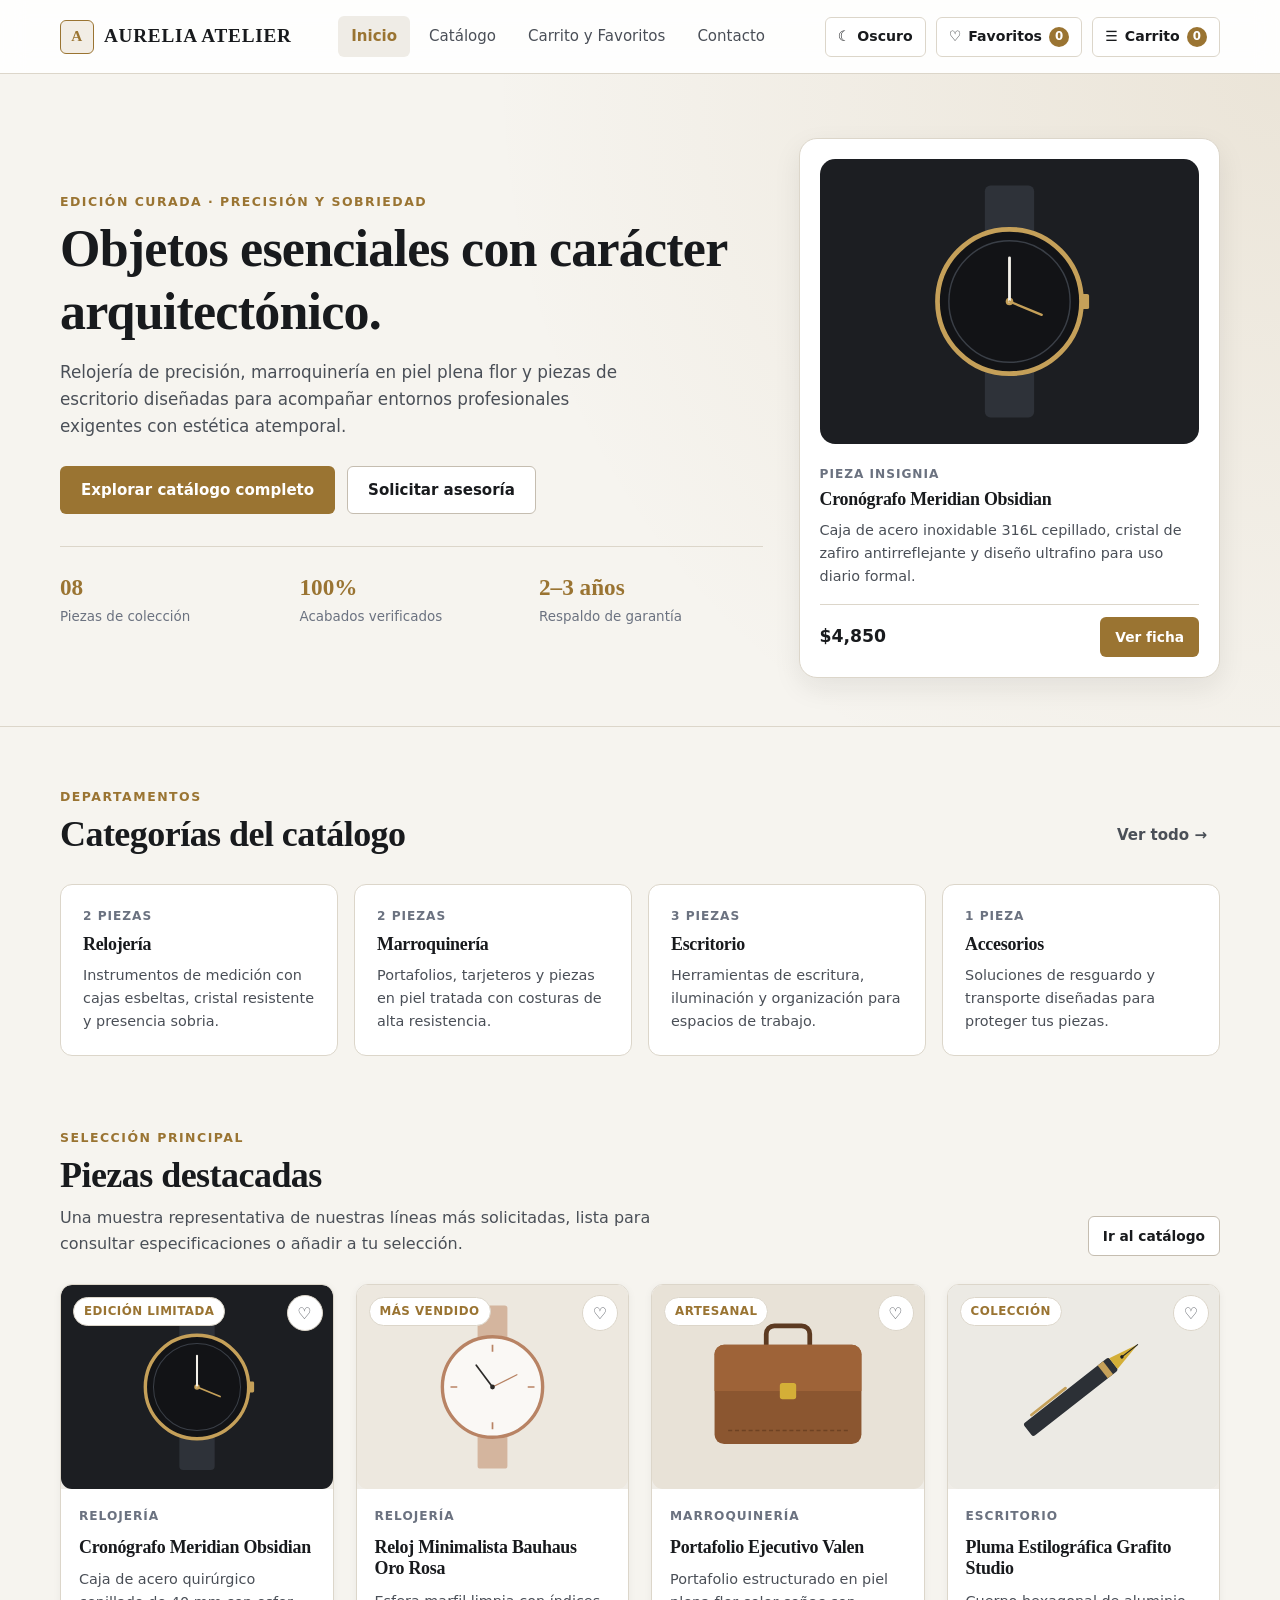
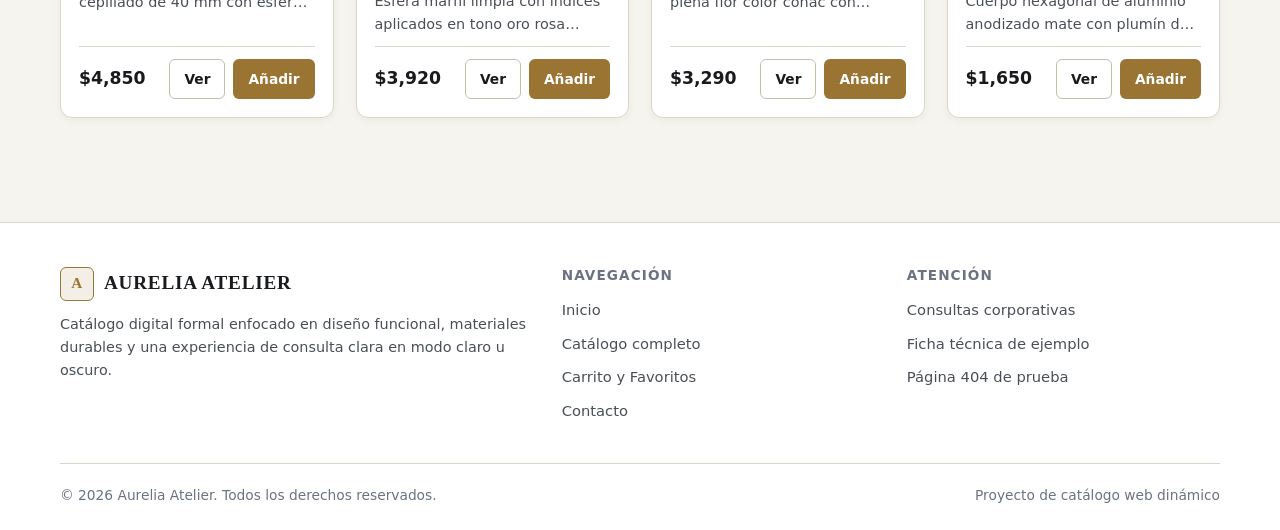
<file: index.html>
<!DOCTYPE html>
<html lang="es">
<head>
  <meta charset="UTF-8" />
  <meta name="viewport" content="width=device-width, initial-scale=1.0" />
  <title>Aurelia Atelier — Catálogo Ejecutivo y Colección</title>
  <meta name="theme-color" content="#9a7432" />
  <link rel="manifest" href="manifest.json" />
  <link rel="stylesheet" href="css/variables.css" />
  <link rel="stylesheet" href="css/base.css" />
  <link rel="stylesheet" href="css/components.css" />
  <link rel="stylesheet" href="css/pages.css" />
</head>
<body>
  <header class="site-header">
    <div class="container header-inner">
      <a href="index.html" class="brand">
        <span class="brand-mark" aria-hidden="true">A</span>
        <span>AURELIA ATELIER</span>
      </a>

      <nav class="nav-links" data-nav-links aria-label="Navegación principal">
        <a href="index.html" class="nav-link">Inicio</a>
        <a href="catalogo.html" class="nav-link">Catálogo</a>
        <a href="carrito.html" class="nav-link">Carrito y Favoritos</a>
        <a href="contacto.html" class="nav-link">Contacto</a>
      </nav>

      <div class="header-actions">
        <button type="button" class="icon-btn" data-theme-toggle aria-pressed="false">
          <span aria-hidden="true">☾</span>
          <span class="btn-label">Oscuro</span>
        </button>

        <a href="carrito.html" class="icon-btn" aria-label="Ver favoritos">
          <span aria-hidden="true">♡</span>
          <span class="btn-label">Favoritos</span>
          <span class="counter-pill" data-fav-count>0</span>
        </a>

        <a href="carrito.html" class="icon-btn" aria-label="Ver carrito de compras">
          <span aria-hidden="true">☰</span>
          <span class="btn-label">Carrito</span>
          <span class="counter-pill" data-cart-count>0</span>
        </a>

        <button
          type="button"
          class="menu-toggle"
          data-menu-toggle
          aria-expanded="false"
          aria-label="Abrir menú de navegación"
        >
          ≡
        </button>
      </div>
    </div>
  </header>

  <main>
    <section class="hero">
      <div class="container hero-grid">
        <div>
          <span class="section-eyebrow">Edición Curada · Precisión y Sobriedad</span>
          <h1 class="hero-title">Objetos esenciales con carácter arquitectónico.</h1>
          <p class="hero-copy">
            Relojería de precisión, marroquinería en piel plena flor y piezas de escritorio diseñadas
            para acompañar entornos profesionales exigentes con estética atemporal.
          </p>
          <div class="hero-cta">
            <a href="catalogo.html" class="btn btn-primary">Explorar catálogo completo</a>
            <a href="contacto.html" class="btn btn-secondary">Solicitar asesoría</a>
          </div>

          <div class="hero-metrics">
            <div>
              <div class="metric-value">08</div>
              <div class="metric-label">Piezas de colección</div>
            </div>
            <div>
              <div class="metric-value">100%</div>
              <div class="metric-label">Acabados verificados</div>
            </div>
            <div>
              <div class="metric-value">2–3 años</div>
              <div class="metric-label">Respaldo de garantía</div>
            </div>
          </div>
        </div>

        <aside class="hero-card" aria-label="Pieza destacada">
          <img src="img/p1.svg" alt="Cronógrafo Meridian Obsidian" />
          <span class="product-category">Pieza Insignia</span>
          <h2 class="product-title" style="margin-top: 4px;">Cronógrafo Meridian Obsidian</h2>
          <p class="product-desc" style="margin-top: 8px; -webkit-line-clamp: 3;">
            Caja de acero inoxidable 316L cepillado, cristal de zafiro antirreflejante y diseño
            ultrafino para uso diario formal.
          </p>
          <div class="product-footer" style="margin-top: 16px;">
            <span class="product-price price-tabular">$4,850</span>
            <a href="producto.html?id=rel-01" class="btn btn-primary btn-sm">Ver ficha</a>
          </div>
        </aside>
      </div>
    </section>

    <section class="section">
      <div class="container">
        <div class="section-header">
          <div>
            <span class="section-eyebrow">Departamentos</span>
            <h2 class="section-title">Categorías del catálogo</h2>
          </div>
          <a href="catalogo.html" class="btn btn-ghost">Ver todo →</a>
        </div>

        <div class="categories-grid" data-categories-grid></div>
      </div>
    </section>

    <section class="section" style="padding-top: 12px;">
      <div class="container">
        <div class="section-header">
          <div>
            <span class="section-eyebrow">Selección Principal</span>
            <h2 class="section-title">Piezas destacadas</h2>
            <p class="section-subtitle">
              Una muestra representativa de nuestras líneas más solicitadas, lista para consultar
              especificaciones o añadir a tu selección.
            </p>
          </div>
          <a href="catalogo.html" class="btn btn-secondary btn-sm">Ir al catálogo</a>
        </div>

        <div class="products-grid" data-featured-products></div>
      </div>
    </section>
  </main>

  <footer class="site-footer">
    <div class="container">
      <div class="footer-grid">
        <div>
          <a href="index.html" class="brand" style="margin-bottom: 12px;">
            <span class="brand-mark" aria-hidden="true">A</span>
            <span>AURELIA ATELIER</span>
          </a>
          <p class="product-desc" style="-webkit-line-clamp: 4;">
            Catálogo digital formal enfocado en diseño funcional, materiales durables y una
            experiencia de consulta clara en modo claro u oscuro.
          </p>
        </div>

        <div>
          <h3 class="footer-title">Navegación</h3>
          <ul class="footer-links">
            <li><a href="index.html">Inicio</a></li>
            <li><a href="catalogo.html">Catálogo completo</a></li>
            <li><a href="carrito.html">Carrito y Favoritos</a></li>
            <li><a href="contacto.html">Contacto</a></li>
          </ul>
        </div>

        <div>
          <h3 class="footer-title">Atención</h3>
          <ul class="footer-links">
            <li><a href="contacto.html">Consultas corporativas</a></li>
            <li><a href="producto.html?id=rel-01">Ficha técnica de ejemplo</a></li>
            <li><a href="404.html">Página 404 de prueba</a></li>
          </ul>
        </div>
      </div>

      <div class="footer-bottom">
        <span>© 2026 Aurelia Atelier. Todos los derechos reservados.</span>
        <span>Proyecto de catálogo web dinámico</span>
      </div>
    </div>
  </footer>

  <script type="module" src="js/inicio.js"></script>
</body>
</html>
</file>
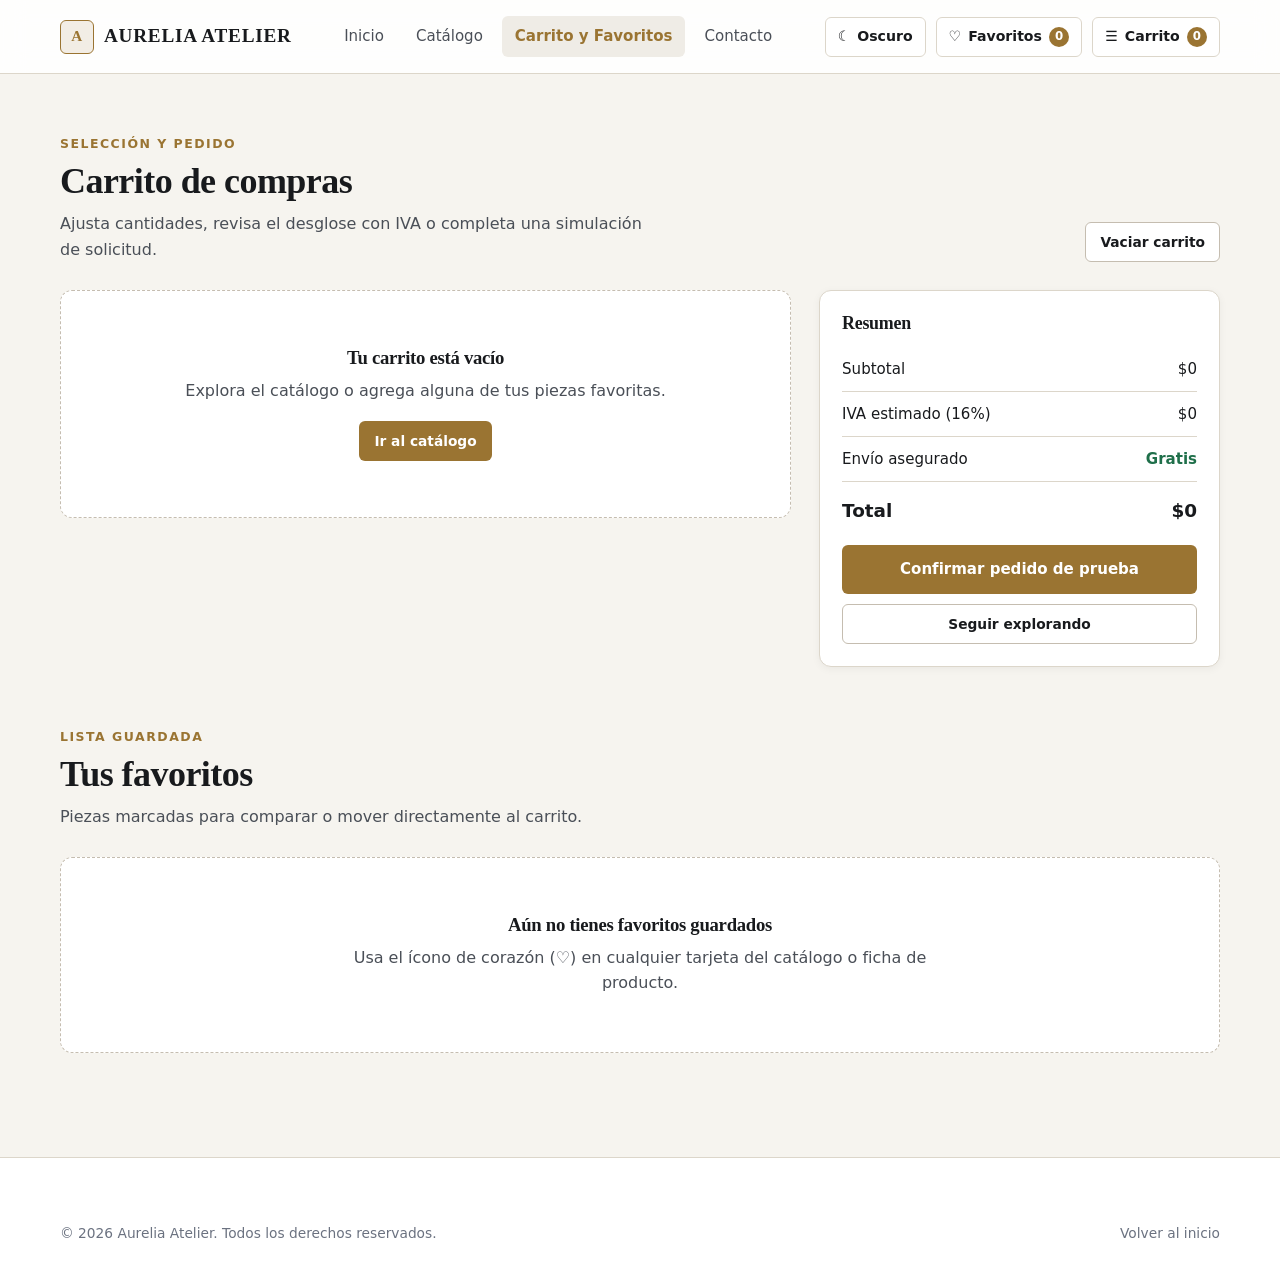
<file: carrito.html>
<!DOCTYPE html>
<html lang="es">
<head>
  <meta charset="UTF-8" />
  <meta name="viewport" content="width=device-width, initial-scale=1.0" />
  <title>Carrito y Favoritos — Aurelia Atelier</title>
  <meta name="theme-color" content="#9a7432" />
  <link rel="manifest" href="manifest.json" />
  <link rel="stylesheet" href="css/variables.css" />
  <link rel="stylesheet" href="css/base.css" />
  <link rel="stylesheet" href="css/components.css" />
  <link rel="stylesheet" href="css/pages.css" />
</head>
<body>
  <header class="site-header">
    <div class="container header-inner">
      <a href="index.html" class="brand">
        <span class="brand-mark" aria-hidden="true">A</span>
        <span>AURELIA ATELIER</span>
      </a>

      <nav class="nav-links" data-nav-links aria-label="Navegación principal">
        <a href="index.html" class="nav-link">Inicio</a>
        <a href="catalogo.html" class="nav-link">Catálogo</a>
        <a href="carrito.html" class="nav-link">Carrito y Favoritos</a>
        <a href="contacto.html" class="nav-link">Contacto</a>
      </nav>

      <div class="header-actions">
        <button type="button" class="icon-btn" data-theme-toggle aria-pressed="false">
          <span aria-hidden="true">☾</span>
          <span class="btn-label">Oscuro</span>
        </button>

        <a href="carrito.html" class="icon-btn" aria-label="Ver favoritos">
          <span aria-hidden="true">♡</span>
          <span class="btn-label">Favoritos</span>
          <span class="counter-pill" data-fav-count>0</span>
        </a>

        <a href="carrito.html" class="icon-btn" aria-label="Ver carrito de compras">
          <span aria-hidden="true">☰</span>
          <span class="btn-label">Carrito</span>
          <span class="counter-pill" data-cart-count>0</span>
        </a>

        <button
          type="button"
          class="menu-toggle"
          data-menu-toggle
          aria-expanded="false"
          aria-label="Abrir menú de navegación"
        >
          ≡
        </button>
      </div>
    </div>
  </header>

  <main class="section">
    <div class="container">
      <div class="section-header">
        <div>
          <span class="section-eyebrow">Selección y Pedido</span>
          <h1 class="section-title">Carrito de compras</h1>
          <p class="section-subtitle">
            Ajusta cantidades, revisa el desglose con IVA o completa una simulación de solicitud.
          </p>
        </div>
        <button type="button" class="btn btn-secondary btn-sm" data-clear-cart>
          Vaciar carrito
        </button>
      </div>

      <div class="cart-layout">
        <div class="cart-items" data-cart-items></div>

        <aside class="summary-card" aria-label="Resumen del pedido">
          <h2 class="product-title" style="margin-bottom: 12px;">Resumen</h2>
          <div class="summary-row">
            <span>Subtotal</span>
            <span class="price-tabular" data-cart-subtotal>$0</span>
          </div>
          <div class="summary-row">
            <span>IVA estimado (16%)</span>
            <span class="price-tabular" data-cart-tax>$0</span>
          </div>
          <div class="summary-row">
            <span>Envío asegurado</span>
            <span style="color: var(--success); font-weight: 600;">Gratis</span>
          </div>
          <div class="summary-total">
            <span>Total</span>
            <span class="price-tabular" data-cart-total>$0</span>
          </div>

          <button type="button" class="btn btn-primary" style="width: 100%; margin-top: 20px;" data-checkout-btn>
            Confirmar pedido de prueba
          </button>
          <a href="catalogo.html" class="btn btn-secondary btn-sm" style="width: 100%; margin-top: 10px;">
            Seguir explorando
          </a>

          <div data-checkout-message></div>
        </aside>
      </div>

      <section class="section" style="padding-bottom: 0;">
        <div class="section-header">
          <div>
            <span class="section-eyebrow">Lista Guardada</span>
            <h2 class="section-title">Tus favoritos</h2>
            <p class="section-subtitle">
              Piezas marcadas para comparar o mover directamente al carrito.
            </p>
          </div>
        </div>

        <div class="products-grid" data-favorites-grid></div>
      </section>
    </div>
  </main>

  <footer class="site-footer">
    <div class="container">
      <div class="footer-bottom">
        <span>© 2026 Aurelia Atelier. Todos los derechos reservados.</span>
        <a href="index.html">Volver al inicio</a>
      </div>
    </div>
  </footer>

  <script type="module" src="js/carrito.js"></script>
</body>
</html>
</file>
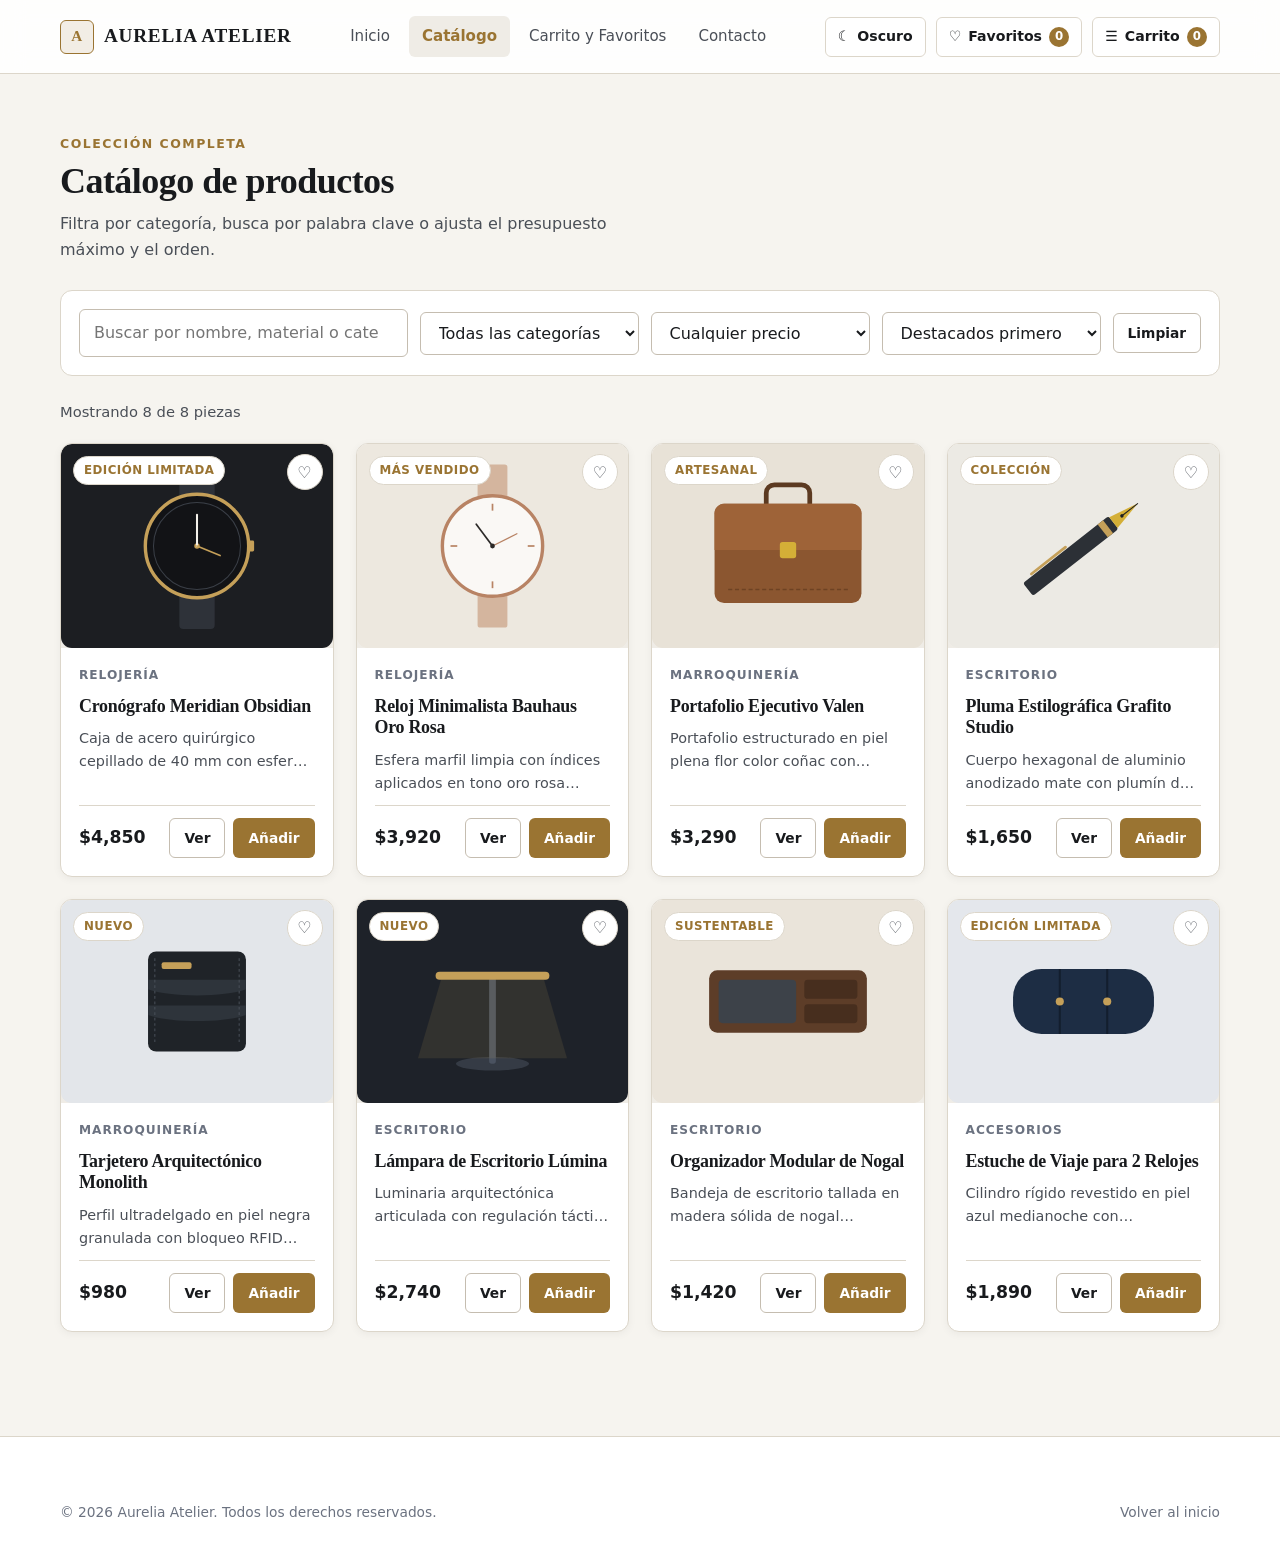
<file: catalogo.html>
<!DOCTYPE html>
<html lang="es">
<head>
  <meta charset="UTF-8" />
  <meta name="viewport" content="width=device-width, initial-scale=1.0" />
  <title>Catálogo — Aurelia Atelier</title>
  <meta name="theme-color" content="#9a7432" />
  <link rel="manifest" href="manifest.json" />
  <link rel="stylesheet" href="css/variables.css" />
  <link rel="stylesheet" href="css/base.css" />
  <link rel="stylesheet" href="css/components.css" />
  <link rel="stylesheet" href="css/pages.css" />
</head>
<body>
  <header class="site-header">
    <div class="container header-inner">
      <a href="index.html" class="brand">
        <span class="brand-mark" aria-hidden="true">A</span>
        <span>AURELIA ATELIER</span>
      </a>

      <nav class="nav-links" data-nav-links aria-label="Navegación principal">
        <a href="index.html" class="nav-link">Inicio</a>
        <a href="catalogo.html" class="nav-link">Catálogo</a>
        <a href="carrito.html" class="nav-link">Carrito y Favoritos</a>
        <a href="contacto.html" class="nav-link">Contacto</a>
      </nav>

      <div class="header-actions">
        <button type="button" class="icon-btn" data-theme-toggle aria-pressed="false">
          <span aria-hidden="true">☾</span>
          <span class="btn-label">Oscuro</span>
        </button>

        <a href="carrito.html" class="icon-btn" aria-label="Ver favoritos">
          <span aria-hidden="true">♡</span>
          <span class="btn-label">Favoritos</span>
          <span class="counter-pill" data-fav-count>0</span>
        </a>

        <a href="carrito.html" class="icon-btn" aria-label="Ver carrito de compras">
          <span aria-hidden="true">☰</span>
          <span class="btn-label">Carrito</span>
          <span class="counter-pill" data-cart-count>0</span>
        </a>

        <button
          type="button"
          class="menu-toggle"
          data-menu-toggle
          aria-expanded="false"
          aria-label="Abrir menú de navegación"
        >
          ≡
        </button>
      </div>
    </div>
  </header>

  <main class="section">
    <div class="container">
      <div class="section-header">
        <div>
          <span class="section-eyebrow">Colección Completa</span>
          <h1 class="section-title">Catálogo de productos</h1>
          <p class="section-subtitle">
            Filtra por categoría, busca por palabra clave o ajusta el presupuesto máximo y el orden.
          </p>
        </div>
      </div>

      <form class="filters-bar" data-filters-form aria-label="Filtros del catálogo">
        <div>
          <label for="search-input" class="sr-only">Buscar producto</label>
          <input
            type="search"
            id="search-input"
            class="input"
            placeholder="Buscar por nombre, material o categoría..."
            data-filter-search
          />
        </div>

        <div>
          <label for="category-select" class="sr-only">Categoría</label>
          <select id="category-select" class="select" data-filter-category>
            <option value="all">Todas las categorías</option>
          </select>
        </div>

        <div>
          <label for="price-select" class="sr-only">Precio máximo</label>
          <select id="price-select" class="select" data-filter-price>
            <option value="all">Cualquier precio</option>
            <option value="1500">Hasta $1,500</option>
            <option value="3000">Hasta $3,000</option>
            <option value="5000">Hasta $5,000</option>
          </select>
        </div>

        <div>
          <label for="sort-select" class="sr-only">Ordenar por</label>
          <select id="sort-select" class="select" data-filter-sort>
            <option value="featured">Destacados primero</option>
            <option value="price-asc">Precio: menor a mayor</option>
            <option value="price-desc">Precio: mayor a menor</option>
            <option value="name-asc">Nombre: A–Z</option>
          </select>
        </div>

        <button type="button" class="btn btn-secondary btn-sm" data-reset-filters>
          Limpiar
        </button>
      </form>

      <div class="results-meta">
        <span data-results-count>Cargando productos...</span>
        <span data-active-filters></span>
      </div>

      <div class="products-grid" data-catalog-grid></div>
    </div>
  </main>

  <footer class="site-footer">
    <div class="container">
      <div class="footer-bottom">
        <span>© 2026 Aurelia Atelier. Todos los derechos reservados.</span>
        <a href="index.html">Volver al inicio</a>
      </div>
    </div>
  </footer>

  <script type="module" src="js/catalogo.js"></script>
</body>
</html>
</file>
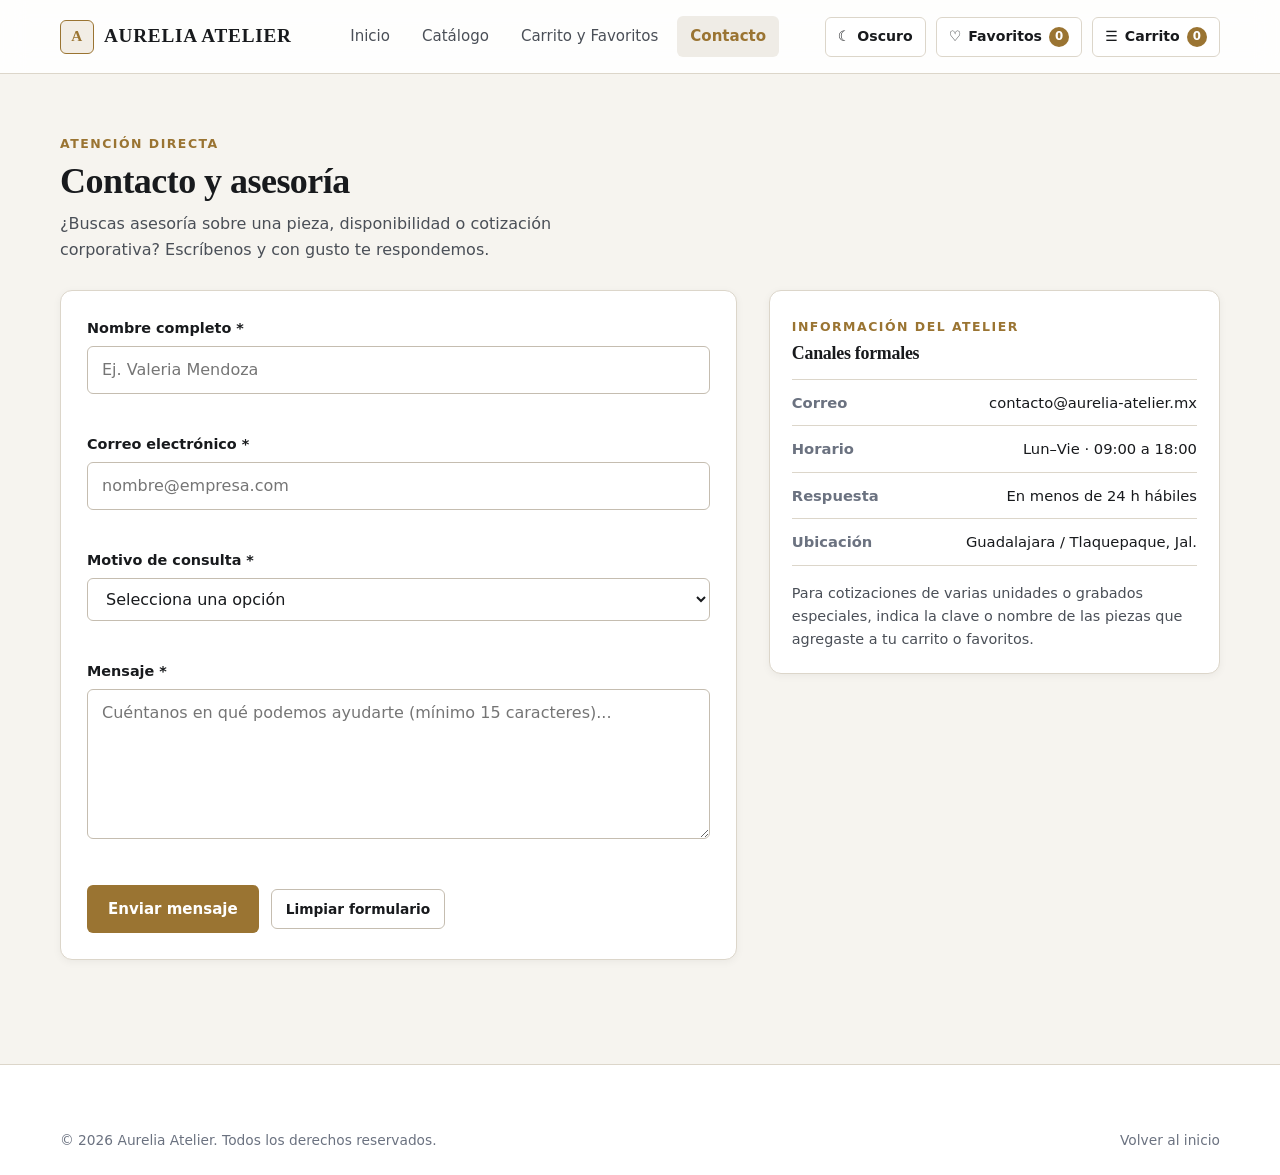
<file: contacto.html>
<!DOCTYPE html>
<html lang="es">
<head>
  <meta charset="UTF-8" />
  <meta name="viewport" content="width=device-width, initial-scale=1.0" />
  <title>Contacto — Aurelia Atelier</title>
  <meta name="theme-color" content="#9a7432" />
  <link rel="manifest" href="manifest.json" />
  <link rel="stylesheet" href="css/variables.css" />
  <link rel="stylesheet" href="css/base.css" />
  <link rel="stylesheet" href="css/components.css" />
  <link rel="stylesheet" href="css/pages.css" />
</head>
<body>
  <header class="site-header">
    <div class="container header-inner">
      <a href="index.html" class="brand">
        <span class="brand-mark" aria-hidden="true">A</span>
        <span>AURELIA ATELIER</span>
      </a>

      <nav class="nav-links" data-nav-links aria-label="Navegación principal">
        <a href="index.html" class="nav-link">Inicio</a>
        <a href="catalogo.html" class="nav-link">Catálogo</a>
        <a href="carrito.html" class="nav-link">Carrito y Favoritos</a>
        <a href="contacto.html" class="nav-link">Contacto</a>
      </nav>

      <div class="header-actions">
        <button type="button" class="icon-btn" data-theme-toggle aria-pressed="false">
          <span aria-hidden="true">☾</span>
          <span class="btn-label">Oscuro</span>
        </button>

        <a href="carrito.html" class="icon-btn" aria-label="Ver favoritos">
          <span aria-hidden="true">♡</span>
          <span class="btn-label">Favoritos</span>
          <span class="counter-pill" data-fav-count>0</span>
        </a>

        <a href="carrito.html" class="icon-btn" aria-label="Ver carrito de compras">
          <span aria-hidden="true">☰</span>
          <span class="btn-label">Carrito</span>
          <span class="counter-pill" data-cart-count>0</span>
        </a>

        <button
          type="button"
          class="menu-toggle"
          data-menu-toggle
          aria-expanded="false"
          aria-label="Abrir menú de navegación"
        >
          ≡
        </button>
      </div>
    </div>
  </header>

  <main class="section">
    <div class="container">
      <div class="section-header">
        <div>
          <span class="section-eyebrow">Atención Directa</span>
          <h1 class="section-title">Contacto y asesoría</h1>
          <p class="section-subtitle">
            ¿Buscas asesoría sobre una pieza, disponibilidad o cotización corporativa? Escríbenos
            y con gusto te respondemos.
          </p>
        </div>
      </div>

      <div class="contact-layout">
        <form class="form-card" data-contact-form novalidate>
          <div class="form-group">
            <label for="contact-name" class="form-label">Nombre completo *</label>
            <input
              type="text"
              id="contact-name"
              name="name"
              class="input"
              placeholder="Ej. Valeria Mendoza"
              autocomplete="name"
            />
            <span class="form-error" data-error-for="name"></span>
          </div>

          <div class="form-group">
            <label for="contact-email" class="form-label">Correo electrónico *</label>
            <input
              type="email"
              id="contact-email"
              name="email"
              class="input"
              placeholder="nombre@empresa.com"
              autocomplete="email"
            />
            <span class="form-error" data-error-for="email"></span>
          </div>

          <div class="form-group">
            <label for="contact-topic" class="form-label">Motivo de consulta *</label>
            <select id="contact-topic" name="topic" class="select">
              <option value="">Selecciona una opción</option>
              <option value="asesoria">Asesoría de producto y medidas</option>
              <option value="corporativo">Pedidos o regalos corporativos</option>
              <option value="garantia">Garantía y mantenimiento</option>
              <option value="otro">Otra consulta</option>
            </select>
            <span class="form-error" data-error-for="topic"></span>
          </div>

          <div class="form-group">
            <label for="contact-message" class="form-label">Mensaje *</label>
            <textarea
              id="contact-message"
              name="message"
              rows="5"
              class="textarea"
              placeholder="Cuéntanos en qué podemos ayudarte (mínimo 15 caracteres)..."
            ></textarea>
            <span class="form-error" data-error-for="message"></span>
          </div>

          <div style="display: flex; align-items: center; gap: 12px; flex-wrap: wrap;">
            <button type="submit" class="btn btn-primary">Enviar mensaje</button>
            <button type="reset" class="btn btn-secondary btn-sm">Limpiar formulario</button>
          </div>

          <div data-contact-success></div>
        </form>

        <aside class="summary-card">
          <span class="section-eyebrow">Información del Atelier</span>
          <h2 class="product-title" style="margin-bottom: 14px;">Canales formales</h2>

          <div class="specs-list" style="margin-top: 0;">
            <div class="specs-row">
              <span class="specs-key">Correo</span>
              <span>contacto@aurelia-atelier.mx</span>
            </div>
            <div class="specs-row">
              <span class="specs-key">Horario</span>
              <span>Lun–Vie · 09:00 a 18:00</span>
            </div>
            <div class="specs-row">
              <span class="specs-key">Respuesta</span>
              <span>En menos de 24 h hábiles</span>
            </div>
            <div class="specs-row">
              <span class="specs-key">Ubicación</span>
              <span>Guadalajara / Tlaquepaque, Jal.</span>
            </div>
          </div>

          <p class="product-desc" style="margin-top: 16px; -webkit-line-clamp: 4;">
            Para cotizaciones de varias unidades o grabados especiales, indica la clave o nombre de
            las piezas que agregaste a tu carrito o favoritos.
          </p>
        </aside>
      </div>
    </div>
  </main>

  <footer class="site-footer">
    <div class="container">
      <div class="footer-bottom">
        <span>© 2026 Aurelia Atelier. Todos los derechos reservados.</span>
        <a href="index.html">Volver al inicio</a>
      </div>
    </div>
  </footer>

  <script type="module" src="js/contacto.js"></script>
</body>
</html>
</file>
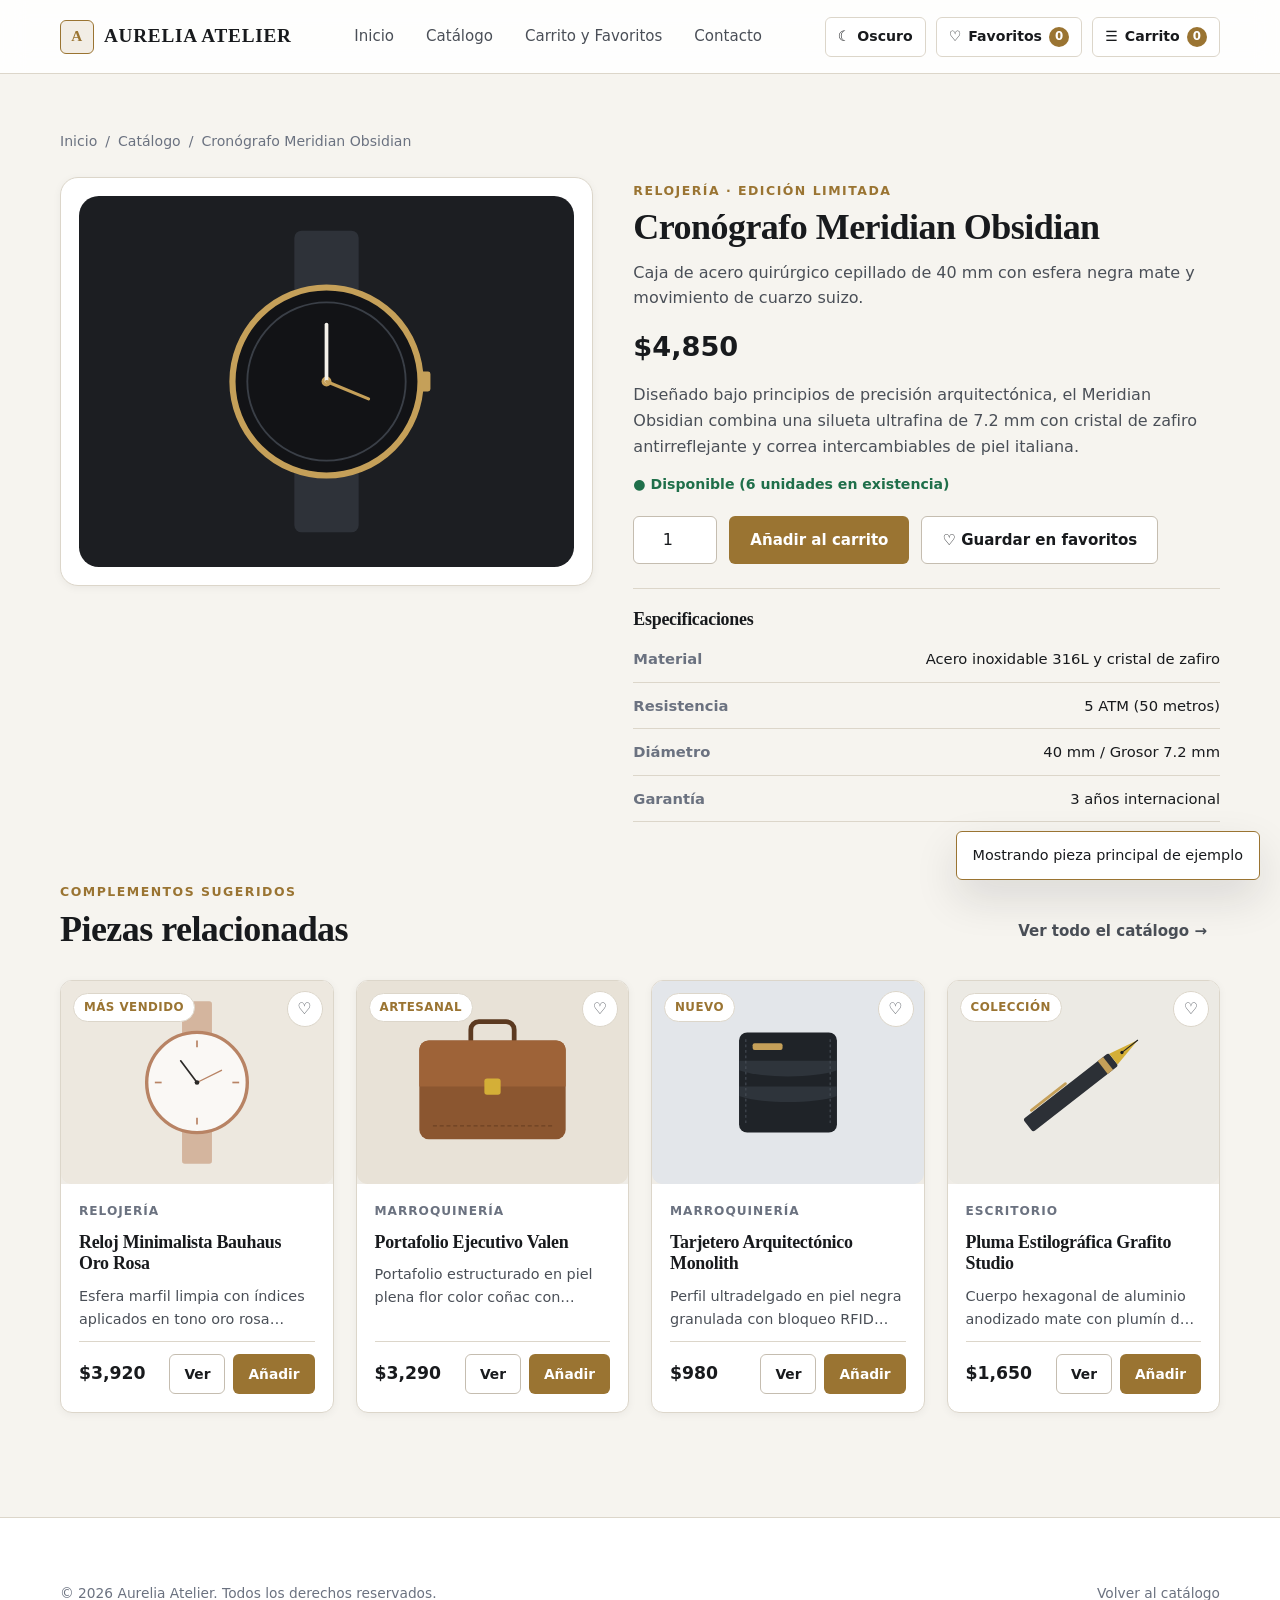
<file: producto.html>
<!DOCTYPE html>
<html lang="es">
<head>
  <meta charset="UTF-8" />
  <meta name="viewport" content="width=device-width, initial-scale=1.0" />
  <title>Detalle de Pieza — Aurelia Atelier</title>
  <meta name="theme-color" content="#9a7432" />
  <link rel="manifest" href="manifest.json" />
  <link rel="stylesheet" href="css/variables.css" />
  <link rel="stylesheet" href="css/base.css" />
  <link rel="stylesheet" href="css/components.css" />
  <link rel="stylesheet" href="css/pages.css" />
</head>
<body>
  <header class="site-header">
    <div class="container header-inner">
      <a href="index.html" class="brand">
        <span class="brand-mark" aria-hidden="true">A</span>
        <span>AURELIA ATELIER</span>
      </a>

      <nav class="nav-links" data-nav-links aria-label="Navegación principal">
        <a href="index.html" class="nav-link">Inicio</a>
        <a href="catalogo.html" class="nav-link">Catálogo</a>
        <a href="carrito.html" class="nav-link">Carrito y Favoritos</a>
        <a href="contacto.html" class="nav-link">Contacto</a>
      </nav>

      <div class="header-actions">
        <button type="button" class="icon-btn" data-theme-toggle aria-pressed="false">
          <span aria-hidden="true">☾</span>
          <span class="btn-label">Oscuro</span>
        </button>

        <a href="carrito.html" class="icon-btn" aria-label="Ver favoritos">
          <span aria-hidden="true">♡</span>
          <span class="btn-label">Favoritos</span>
          <span class="counter-pill" data-fav-count>0</span>
        </a>

        <a href="carrito.html" class="icon-btn" aria-label="Ver carrito de compras">
          <span aria-hidden="true">☰</span>
          <span class="btn-label">Carrito</span>
          <span class="counter-pill" data-cart-count>0</span>
        </a>

        <button
          type="button"
          class="menu-toggle"
          data-menu-toggle
          aria-expanded="false"
          aria-label="Abrir menú de navegación"
        >
          ≡
        </button>
      </div>
    </div>
  </header>

  <main class="section">
    <div class="container">
      <nav class="breadcrumb" aria-label="Ruta de navegación">
        <a href="index.html">Inicio</a>
        <span aria-hidden="true">/</span>
        <a href="catalogo.html">Catálogo</a>
        <span aria-hidden="true">/</span>
        <span data-breadcrumb-name>Detalle</span>
      </nav>

      <div data-product-detail>
        <p class="section-subtitle">Cargando información de la pieza...</p>
      </div>

      <section class="section" style="padding-bottom: 0;">
        <div class="section-header">
          <div>
            <span class="section-eyebrow">Complementos Sugeridos</span>
            <h2 class="section-title">Piezas relacionadas</h2>
          </div>
          <a href="catalogo.html" class="btn btn-ghost">Ver todo el catálogo →</a>
        </div>
        <div class="products-grid" data-related-products></div>
      </section>
    </div>
  </main>

  <footer class="site-footer">
    <div class="container">
      <div class="footer-bottom">
        <span>© 2026 Aurelia Atelier. Todos los derechos reservados.</span>
        <a href="catalogo.html">Volver al catálogo</a>
      </div>
    </div>
  </footer>

  <script type="module" src="js/producto.js"></script>
</body>
</html>
</file>
<file: css/variables.css>
:root {
  /* Paleta formal: marfil cálido, carbón y bronce/oro champán */
  --bg: #f6f4ef;
  --bg-elevated: #ffffff;
  --surface: #efece6;
  --surface-hover: #e6e1d8;
  --text: #181a1d;
  --text-secondary: #4a4f57;
  --muted: #6b7280;
  --accent: #9a7432;
  --accent-hover: #7d5d25;
  --accent-soft: rgba(154, 116, 50, 0.12);
  --border: #dcd6ca;
  --border-strong: #c5bdb0;

  /* Estados */
  --success: #1f6f4a;
  --success-bg: rgba(31, 111, 74, 0.12);
  --danger: #b42318;
  --danger-bg: rgba(180, 35, 24, 0.12);

  /* Tipografía */
  --font-serif: "Georgia", "Times New Roman", serif;
  --font-sans: "Segoe UI", system-ui, -apple-system, BlinkMacSystemFont, Roboto, sans-serif;

  /* Geometría y profundidad */
  --radius-sm: 6px;
  --radius-md: 12px;
  --radius-lg: 18px;
  --radius-pill: 999px;
  --shadow-sm: 0 2px 8px rgba(24, 26, 29, 0.05);
  --shadow-md: 0 10px 28px rgba(24, 26, 29, 0.08);
  --shadow-lg: 0 18px 44px rgba(24, 26, 29, 0.12);

  /* Layout y transiciones */
  --container-max: 1200px;
  --header-height: 74px;
  --transition: 0.22s ease;
}

[data-theme="dark"] {
  --bg: #111317;
  --bg-elevated: #171a20;
  --surface: #1e222a;
  --surface-hover: #262b35;
  --text: #f3f1ec;
  --text-secondary: #c4c9d4;
  --muted: #8f96a6;
  --accent: #cfa65a;
  --accent-hover: #dfb96e;
  --accent-soft: rgba(207, 166, 90, 0.15);
  --border: #2a2f3a;
  --border-strong: #3b4252;

  --success: #4ade80;
  --success-bg: rgba(74, 222, 128, 0.14);
  --danger: #f87171;
  --danger-bg: rgba(248, 113, 113, 0.14);

  --shadow-sm: 0 2px 10px rgba(0, 0, 0, 0.25);
  --shadow-md: 0 12px 30px rgba(0, 0, 0, 0.35);
  --shadow-lg: 0 20px 48px rgba(0, 0, 0, 0.45);
}
</file>
<file: css/base.css>
*,
*::before,
*::after {
  box-sizing: border-box;
}

html {
  scroll-behavior: smooth;
}

body {
  margin: 0;
  min-height: 100vh;
  display: flex;
  flex-direction: column;
  background-color: var(--bg);
  color: var(--text);
  font-family: var(--font-sans);
  font-size: 16px;
  line-height: 1.6;
  transition: background-color var(--transition), color var(--transition);
  -webkit-font-smoothing: antialiased;
}

main {
  flex: 1;
}

img {
  display: block;
  max-width: 100%;
  height: auto;
}

a {
  color: inherit;
  text-decoration: none;
}

button,
input,
select,
textarea {
  font: inherit;
  color: inherit;
}

button {
  cursor: pointer;
  background: none;
  border: 0;
}

ul,
ol {
  margin: 0;
  padding: 0;
  list-style: none;
}

h1,
h2,
h3,
h4,
p {
  margin: 0;
}

h1,
h2,
h3 {
  font-family: var(--font-serif);
  font-weight: 600;
  letter-spacing: -0.015em;
  line-height: 1.2;
}

:focus-visible {
  outline: 2px solid var(--accent);
  outline-offset: 3px;
}

.container {
  width: 100%;
  max-width: var(--container-max);
  margin-inline: auto;
  padding-inline: 20px;
}

.section {
  padding-block: 56px;
}

.section-header {
  display: flex;
  flex-wrap: wrap;
  align-items: flex-end;
  justify-content: space-between;
  gap: 16px;
  margin-bottom: 28px;
}

.section-eyebrow {
  display: inline-block;
  font-size: 0.78rem;
  font-weight: 700;
  text-transform: uppercase;
  letter-spacing: 0.12em;
  color: var(--accent);
  margin-bottom: 6px;
}

.section-title {
  font-size: clamp(1.65rem, 3vw, 2.25rem);
}

.section-subtitle {
  color: var(--text-secondary);
  max-width: 58ch;
  margin-top: 8px;
}

.price-tabular {
  font-variant-numeric: tabular-nums;
}

.sr-only {
  position: absolute;
  width: 1px;
  height: 1px;
  padding: 0;
  margin: -1px;
  overflow: hidden;
  clip: rect(0, 0, 0, 0);
  white-space: nowrap;
  border: 0;
}
</file>
<file: css/components.css>
/* Barra superior y navegación */
.site-header {
  position: sticky;
  top: 0;
  z-index: 50;
  height: var(--header-height);
  background-color: color-mix(in srgb, var(--bg-elevated) 88%, transparent);
  backdrop-filter: blur(12px);
  border-bottom: 1px solid var(--border);
  transition: background-color var(--transition), border-color var(--transition);
}

.header-inner {
  height: 100%;
  display: flex;
  align-items: center;
  justify-content: space-between;
  gap: 20px;
}

.brand {
  display: inline-flex;
  align-items: center;
  gap: 10px;
  font-family: var(--font-serif);
  font-size: 1.2rem;
  font-weight: 700;
  letter-spacing: 0.04em;
}

.brand-mark {
  width: 34px;
  height: 34px;
  border-radius: var(--radius-sm);
  border: 1px solid var(--accent);
  background-color: var(--accent-soft);
  color: var(--accent);
  display: grid;
  place-items: center;
  font-size: 0.95rem;
  font-weight: 700;
}

.nav-links {
  display: flex;
  align-items: center;
  gap: 6px;
}

.nav-link {
  padding: 8px 13px;
  border-radius: var(--radius-sm);
  font-size: 0.94rem;
  font-weight: 500;
  color: var(--text-secondary);
  transition: color var(--transition), background-color var(--transition);
}

.nav-link:hover,
.nav-link.is-active {
  color: var(--text);
  background-color: var(--surface);
}

.nav-link.is-active {
  color: var(--accent);
  font-weight: 600;
}

.header-actions {
  display: flex;
  align-items: center;
  gap: 10px;
}

.icon-btn {
  position: relative;
  height: 40px;
  padding: 0 12px;
  border-radius: var(--radius-sm);
  border: 1px solid var(--border);
  background-color: var(--bg-elevated);
  color: var(--text);
  display: inline-flex;
  align-items: center;
  gap: 7px;
  font-size: 0.88rem;
  font-weight: 600;
  transition: border-color var(--transition), background-color var(--transition), transform var(--transition);
}

.icon-btn:hover {
  border-color: var(--accent);
  background-color: var(--surface);
}

.counter-pill {
  min-width: 20px;
  height: 20px;
  padding: 0 6px;
  border-radius: var(--radius-pill);
  background-color: var(--accent);
  color: #ffffff;
  font-size: 0.74rem;
  font-weight: 700;
  display: inline-grid;
  place-items: center;
  font-variant-numeric: tabular-nums;
}

.menu-toggle {
  display: none;
  width: 40px;
  height: 40px;
  border-radius: var(--radius-sm);
  border: 1px solid var(--border);
  background-color: var(--bg-elevated);
  align-items: center;
  justify-content: center;
  font-size: 1.15rem;
}

/* Botones */
.btn {
  display: inline-flex;
  align-items: center;
  justify-content: center;
  gap: 8px;
  padding: 11px 20px;
  border-radius: var(--radius-sm);
  font-size: 0.94rem;
  font-weight: 600;
  border: 1px solid transparent;
  transition: all var(--transition);
  white-space: nowrap;
}

.btn-primary {
  background-color: var(--accent);
  color: #ffffff;
}

.btn-primary:hover {
  background-color: var(--accent-hover);
  transform: translateY(-1px);
}

.btn-secondary {
  background-color: var(--bg-elevated);
  color: var(--text);
  border-color: var(--border-strong);
}

.btn-secondary:hover {
  border-color: var(--accent);
  background-color: var(--surface);
}

.btn-ghost {
  color: var(--text-secondary);
  padding: 8px 12px;
}

.btn-ghost:hover {
  color: var(--text);
  background-color: var(--surface);
}

.btn-sm {
  padding: 8px 14px;
  font-size: 0.86rem;
}

/* Grid y tarjetas de producto */
.products-grid {
  display: grid;
  grid-template-columns: repeat(auto-fill, minmax(265px, 1fr));
  gap: 22px;
}

.product-card {
  display: flex;
  flex-direction: column;
  background-color: var(--bg-elevated);
  border: 1px solid var(--border);
  border-radius: var(--radius-md);
  overflow: hidden;
  box-shadow: var(--shadow-sm);
  transition: transform var(--transition), box-shadow var(--transition), border-color var(--transition);
}

.product-card:hover {
  transform: translateY(-4px);
  box-shadow: var(--shadow-md);
  border-color: var(--border-strong);
}

.product-media {
  position: relative;
  aspect-ratio: 4 / 3;
  background-color: var(--surface);
  overflow: hidden;
}

.product-media img {
  width: 100%;
  height: 100%;
  object-fit: cover;
  transition: transform 0.35s ease;
}

.product-card:hover .product-media img {
  transform: scale(1.03);
}

.badge {
  position: absolute;
  top: 12px;
  left: 12px;
  padding: 4px 10px;
  border-radius: var(--radius-pill);
  font-size: 0.74rem;
  font-weight: 700;
  letter-spacing: 0.04em;
  text-transform: uppercase;
  background-color: var(--bg-elevated);
  color: var(--accent);
  border: 1px solid var(--border);
}

.fav-btn {
  position: absolute;
  top: 10px;
  right: 10px;
  width: 36px;
  height: 36px;
  border-radius: 50%;
  background-color: var(--bg-elevated);
  border: 1px solid var(--border);
  color: var(--text-secondary);
  display: grid;
  place-items: center;
  font-size: 1rem;
  transition: all var(--transition);
}

.fav-btn:hover,
.fav-btn.is-active {
  color: var(--danger);
  border-color: var(--danger);
  background-color: var(--danger-bg);
}

.product-body {
  padding: 18px;
  display: flex;
  flex-direction: column;
  flex: 1;
  gap: 10px;
}

.product-category {
  font-size: 0.76rem;
  font-weight: 700;
  text-transform: uppercase;
  letter-spacing: 0.08em;
  color: var(--muted);
}

.product-title {
  font-size: 1.12rem;
}

.product-title a:hover {
  color: var(--accent);
}

.product-desc {
  font-size: 0.9rem;
  color: var(--text-secondary);
  display: -webkit-box;
  -webkit-line-clamp: 2;
  -webkit-box-orient: vertical;
  overflow: hidden;
}

.product-footer {
  margin-top: auto;
  padding-top: 12px;
  border-top: 1px solid var(--border);
  display: flex;
  align-items: center;
  justify-content: space-between;
  gap: 10px;
}

.product-price {
  font-size: 1.08rem;
  font-weight: 700;
  color: var(--text);
}

.product-actions {
  display: flex;
  gap: 8px;
}

/* Inputs y controles */
.input,
.select,
.textarea {
  width: 100%;
  padding: 10px 14px;
  border-radius: var(--radius-sm);
  border: 1px solid var(--border-strong);
  background-color: var(--bg-elevated);
  color: var(--text);
  transition: border-color var(--transition), box-shadow var(--transition);
}

.input:focus,
.select:focus,
.textarea:focus {
  outline: none;
  border-color: var(--accent);
  box-shadow: 0 0 0 3px var(--accent-soft);
}

/* Toast de notificación */
.toast-container {
  position: fixed;
  right: 20px;
  bottom: 20px;
  z-index: 100;
  display: flex;
  flex-direction: column;
  gap: 10px;
  max-width: 340px;
}

.toast {
  padding: 12px 16px;
  border-radius: var(--radius-sm);
  background-color: var(--bg-elevated);
  border: 1px solid var(--accent);
  box-shadow: var(--shadow-lg);
  font-size: 0.9rem;
  font-weight: 500;
  display: flex;
  align-items: center;
  justify-content: space-between;
  gap: 12px;
  animation: toastIn 0.25s ease;
}

@keyframes toastIn {
  from {
    opacity: 0;
    transform: translateY(10px);
  }
  to {
    opacity: 1;
    transform: translateY(0);
  }
}

/* Footer formal */
.site-footer {
  background-color: var(--bg-elevated);
  border-top: 1px solid var(--border);
  padding-block: 44px 24px;
  margin-top: 48px;
}

.footer-grid {
  display: grid;
  grid-template-columns: 1.5fr repeat(2, 1fr);
  gap: 32px;
  padding-bottom: 32px;
  border-bottom: 1px solid var(--border);
}

.footer-title {
  font-family: var(--font-sans);
  font-size: 0.85rem;
  font-weight: 700;
  text-transform: uppercase;
  letter-spacing: 0.08em;
  color: var(--muted);
  margin-bottom: 14px;
}

.footer-links li {
  margin-bottom: 8px;
}

.footer-links a {
  font-size: 0.92rem;
  color: var(--text-secondary);
}

.footer-links a:hover {
  color: var(--accent);
}

.footer-bottom {
  padding-top: 20px;
  display: flex;
  flex-wrap: wrap;
  justify-content: space-between;
  gap: 12px;
  font-size: 0.86rem;
  color: var(--muted);
}

@media (max-width: 860px) {
  .menu-toggle {
    display: inline-flex;
  }

  .nav-links {
    position: fixed;
    top: var(--header-height);
    left: 0;
    right: 0;
    background-color: var(--bg-elevated);
    border-bottom: 1px solid var(--border);
    flex-direction: column;
    align-items: stretch;
    padding: 14px 20px;
    gap: 4px;
    display: none;
    box-shadow: var(--shadow-md);
  }

  .nav-links.is-open {
    display: flex;
  }

  .footer-grid {
    grid-template-columns: 1fr;
  }
}

@media (max-width: 560px) {
  .icon-btn .btn-label {
    display: none;
  }
}
</file>
<file: css/pages.css>
/* Hero de inicio */
.hero {
  padding-block: 64px 48px;
  border-bottom: 1px solid var(--border);
  background: radial-gradient(circle at top right, var(--accent-soft), transparent 55%);
}

.hero-grid {
  display: grid;
  grid-template-columns: 1.25fr 0.75fr;
  gap: 36px;
  align-items: center;
}

.hero-title {
  font-size: clamp(2.1rem, 4.4vw, 3.25rem);
  margin-bottom: 16px;
}

.hero-copy {
  font-size: 1.05rem;
  color: var(--text-secondary);
  max-width: 54ch;
  margin-bottom: 26px;
}

.hero-cta {
  display: flex;
  flex-wrap: wrap;
  gap: 12px;
}

.hero-metrics {
  margin-top: 32px;
  padding-top: 22px;
  border-top: 1px solid var(--border);
  display: grid;
  grid-template-columns: repeat(3, 1fr);
  gap: 16px;
}

.metric-value {
  font-family: var(--font-serif);
  font-size: 1.45rem;
  font-weight: 700;
  color: var(--accent);
}

.metric-label {
  font-size: 0.84rem;
  color: var(--muted);
}

.hero-card {
  background-color: var(--bg-elevated);
  border: 1px solid var(--border);
  border-radius: var(--radius-lg);
  padding: 20px;
  box-shadow: var(--shadow-md);
}

.hero-card img {
  border-radius: var(--radius-md);
  width: 100%;
  aspect-ratio: 4 / 3;
  object-fit: cover;
  margin-bottom: 16px;
}

/* Categorías en inicio */
.categories-grid {
  display: grid;
  grid-template-columns: repeat(auto-fit, minmax(220px, 1fr));
  gap: 16px;
}

.category-card {
  padding: 22px;
  border-radius: var(--radius-md);
  border: 1px solid var(--border);
  background-color: var(--bg-elevated);
  display: flex;
  flex-direction: column;
  gap: 8px;
  transition: all var(--transition);
}

.category-card:hover {
  border-color: var(--accent);
  transform: translateY(-2px);
  box-shadow: var(--shadow-sm);
}

/* Barra de filtros en catálogo */
.filters-bar {
  background-color: var(--bg-elevated);
  border: 1px solid var(--border);
  border-radius: var(--radius-md);
  padding: 18px;
  margin-bottom: 24px;
  display: grid;
  grid-template-columns: 1.5fr 1fr 1fr 1fr auto;
  gap: 12px;
  align-items: center;
}

.results-meta {
  display: flex;
  flex-wrap: wrap;
  justify-content: space-between;
  align-items: center;
  gap: 12px;
  margin-bottom: 20px;
  color: var(--text-secondary);
  font-size: 0.92rem;
}

.empty-state {
  text-align: center;
  padding: 56px 24px;
  border: 1px dashed var(--border-strong);
  border-radius: var(--radius-md);
  background-color: var(--bg-elevated);
}

/* Detalle de producto */
.breadcrumb {
  display: flex;
  flex-wrap: wrap;
  gap: 8px;
  font-size: 0.88rem;
  color: var(--muted);
  margin-bottom: 24px;
}

.breadcrumb a:hover {
  color: var(--accent);
}

.detail-grid {
  display: grid;
  grid-template-columns: 1fr 1.1fr;
  gap: 40px;
  align-items: start;
}

.detail-image-box {
  background-color: var(--bg-elevated);
  border: 1px solid var(--border);
  border-radius: var(--radius-lg);
  padding: 18px;
  box-shadow: var(--shadow-sm);
}

.detail-image-box img {
  width: 100%;
  border-radius: var(--radius-md);
}

.detail-price {
  font-size: 1.7rem;
  font-weight: 700;
  margin-block: 14px;
}

.specs-list {
  margin-top: 24px;
  border-top: 1px solid var(--border);
}

.specs-row {
  display: flex;
  justify-content: space-between;
  gap: 16px;
  padding: 11px 0;
  border-bottom: 1px solid var(--border);
  font-size: 0.92rem;
}

.specs-key {
  color: var(--muted);
  font-weight: 600;
}

/* Carrito y favoritos */
.cart-layout {
  display: grid;
  grid-template-columns: 1.55fr 0.85fr;
  gap: 28px;
  align-items: start;
}

.cart-items {
  display: flex;
  flex-direction: column;
  gap: 14px;
}

.cart-item {
  display: grid;
  grid-template-columns: 92px 1fr auto;
  gap: 16px;
  align-items: center;
  padding: 14px;
  background-color: var(--bg-elevated);
  border: 1px solid var(--border);
  border-radius: var(--radius-md);
}

.cart-item img {
  width: 92px;
  height: 70px;
  object-fit: cover;
  border-radius: var(--radius-sm);
}

.qty-control {
  display: inline-flex;
  align-items: center;
  border: 1px solid var(--border-strong);
  border-radius: var(--radius-sm);
  overflow: hidden;
}

.qty-control button {
  width: 30px;
  height: 30px;
  display: grid;
  place-items: center;
  background-color: var(--surface);
}

.qty-control span {
  min-width: 34px;
  text-align: center;
  font-size: 0.92rem;
  font-weight: 600;
}

.summary-card {
  background-color: var(--bg-elevated);
  border: 1px solid var(--border);
  border-radius: var(--radius-md);
  padding: 22px;
  box-shadow: var(--shadow-sm);
}

.summary-row {
  display: flex;
  justify-content: space-between;
  padding: 10px 0;
  border-bottom: 1px solid var(--border);
  font-size: 0.94rem;
}

.summary-total {
  display: flex;
  justify-content: space-between;
  padding-top: 14px;
  font-size: 1.15rem;
  font-weight: 700;
}

/* Contacto y 404 */
.contact-layout {
  display: grid;
  grid-template-columns: 1.2fr 0.8fr;
  gap: 32px;
  align-items: start;
}

.form-card {
  background-color: var(--bg-elevated);
  border: 1px solid var(--border);
  border-radius: var(--radius-md);
  padding: 26px;
  box-shadow: var(--shadow-sm);
}

.form-group {
  margin-bottom: 16px;
}

.form-label {
  display: block;
  font-size: 0.9rem;
  font-weight: 600;
  margin-bottom: 6px;
}

.form-error {
  display: block;
  margin-top: 5px;
  font-size: 0.82rem;
  color: var(--danger);
  min-height: 18px;
}

.is-invalid {
  border-color: var(--danger) !important;
}

.alert-success {
  padding: 14px 16px;
  border-radius: var(--radius-sm);
  background-color: var(--success-bg);
  border: 1px solid var(--success);
  color: var(--success);
  font-weight: 600;
  margin-top: 16px;
}

.not-found-box {
  text-align: center;
  padding: 72px 24px;
  max-width: 540px;
  margin-inline: auto;
}

.not-found-code {
  font-family: var(--font-serif);
  font-size: clamp(3.5rem, 10vw, 5.5rem);
  color: var(--accent);
  line-height: 1;
  margin-bottom: 12px;
}

@media (max-width: 960px) {
  .filters-bar {
    grid-template-columns: 1fr 1fr;
  }

  .hero-grid,
  .detail-grid,
  .cart-layout,
  .contact-layout {
    grid-template-columns: 1fr;
  }
}

@media (max-width: 560px) {
  .filters-bar {
    grid-template-columns: 1fr;
  }

  .hero-metrics {
    grid-template-columns: 1fr;
  }

  .cart-item {
    grid-template-columns: 76px 1fr;
  }
}
</file>
